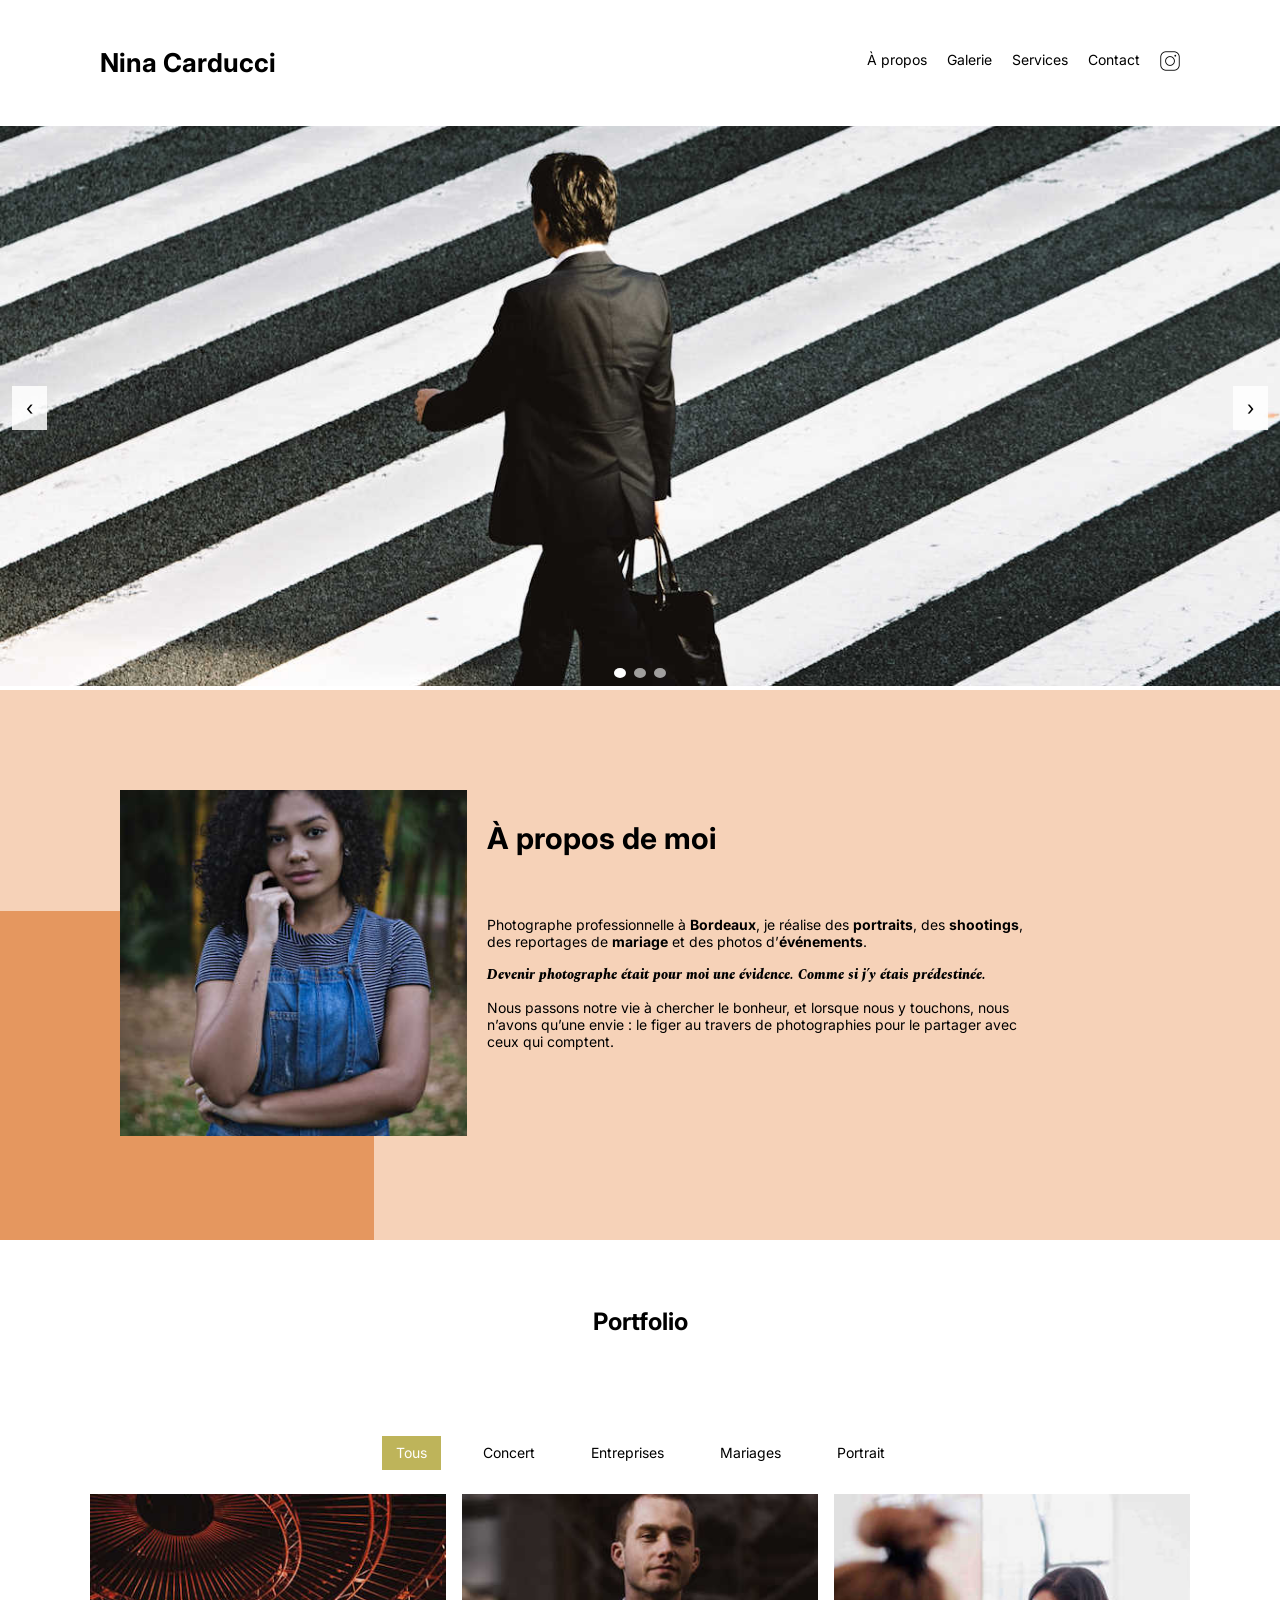
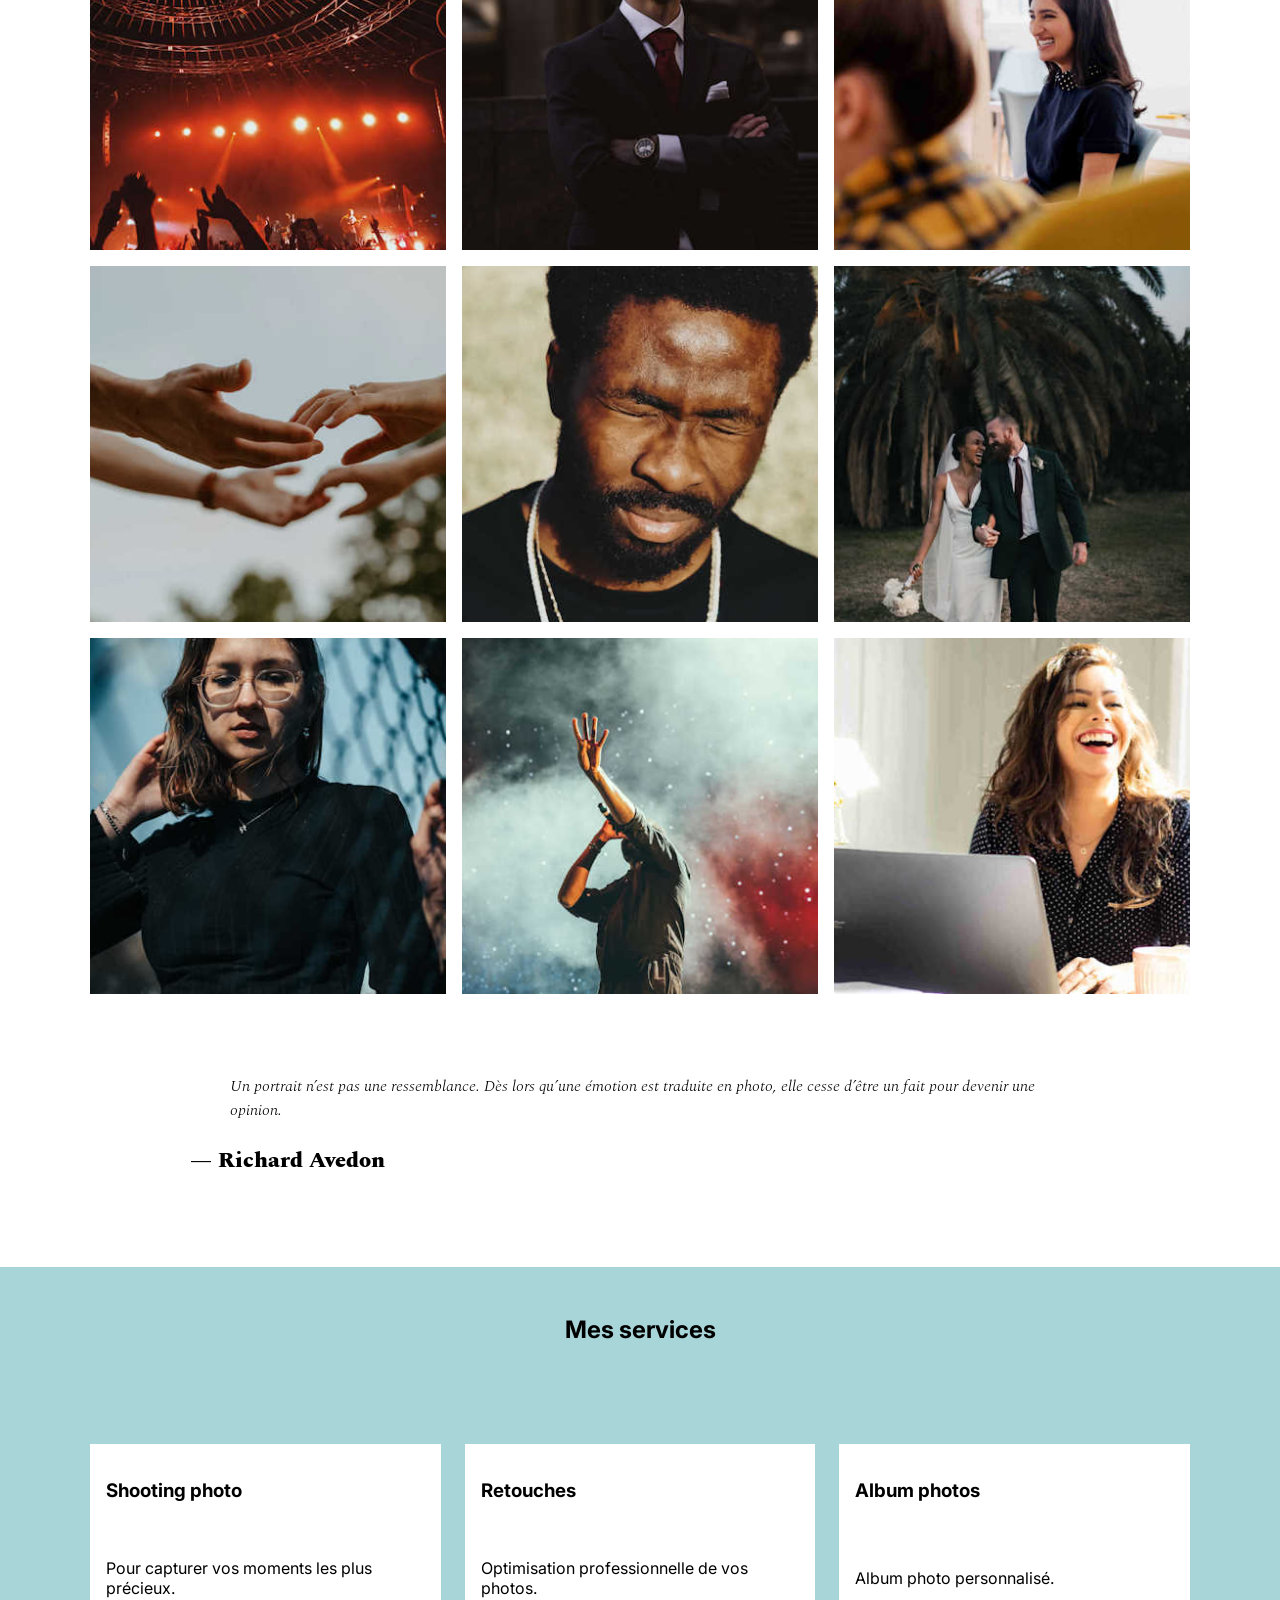
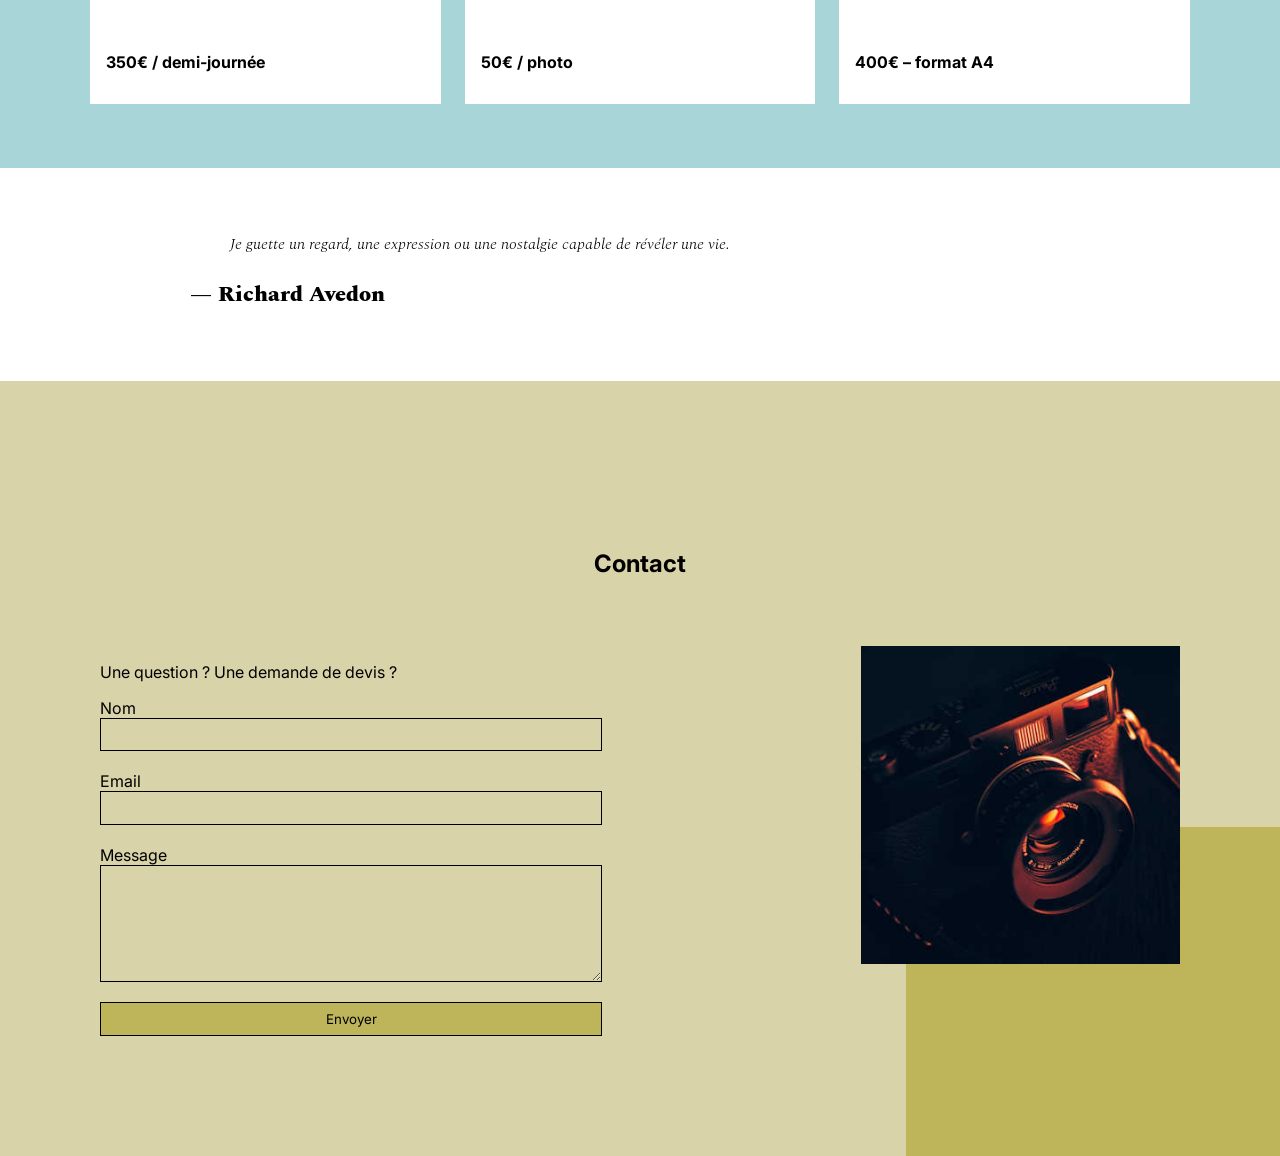
<file: index.html>
<!doctype html>
<html lang="fr">
  <head>
    <meta charset="UTF-8" />
    <title>Nina Carducci – Photographe professionnelle</title>
    <meta
      name="description"
      content="Nina Carducci, photographe professionnelle à Bordeaux. Portraits, mariages, événements et shootings artistiques. Découvrez son portfolio et ses prestations."
    />
    <meta name="viewport" content="width=device-width, initial-scale=1.0" />

    <link rel="preconnect" href="https://fonts.googleapis.com" />
    <link rel="preconnect" href="https://fonts.gstatic.com" crossorigin />
    <link
      rel="preload"
      as="style"
      href="https://fonts.googleapis.com/css2?family=Inter&family=Spectral:ital,wght@0,400;1,300;1,400;1,800&display=swap"
    />

    <link
      rel="stylesheet"
      media="print"
      href="https://fonts.googleapis.com/css2?family=Inter&family=Spectral:ital,wght@0,400;1,300;1,400;1,800&display=swap"
      onload="this.media = 'all'"
    />

    <noscript>
      <link
        rel="stylesheet"
        href="https://fonts.googleapis.com/css2?family=Inter&family=Spectral:ital,wght@0,400;1,300;1,400;1,800&display=swap"
      />
    </noscript>
    <link rel="preload" href="./assets/style.css" as="style" />
    <link
      rel="stylesheet"
      href="./assets/style.css"
      media="print"
      onload="this.media = 'all'"
    />
    <noscript><link rel="stylesheet" href="./assets/style.css" /></noscript>
    <script src="./assets/scripts.js" defer></script>
    <!-- RICH SNIPPET-->
    <script type="application/ld+json">
      {
        "@context": "https://schema.org",
        "@type": "ProfessionalService",
        "name": "Nina Carducci",
        "description": "Photographe professionnelle à Bordeaux spécialisée en portraits, mariages et événements.",
        "url": "https://senso787.github.io/Nina-Carducci/Nina-Carducci-Dev-master/",
        "image": "https://senso787.github.io/Nina-Carducci/Nina-Carducci-Dev-master/assets/images/nina.jpg",
        "priceRange": "€€",
        "address": {
          "@type": "PostalAddress",
          "addressLocality": "Bordeaux",
          "addressRegion": "Nouvelle-Aquitaine",
          "addressCountry": "FR"
        },
        "areaServed": {
          "@type": "AdministrativeArea",
          "name": "Bordeaux et environs"
        },
        "sameAs": ["https://www.instagram.com/ninacarducci.photo/?hl=fr"]
      }
    </script>

    <!-- Open Graph -->
    <meta property="og:type" content="website" />
    <meta
      property="og:title"
      content="Nina Carducci – Photographe professionnelle"
    />
    <meta
      property="og:description"
      content="Photographe professionnelle à Bordeaux spécialisée en portraits, mariages et événements. Découvrez son portfolio et ses prestations."
    />
    <meta
      property="og:url"
      content="https://senso787.github.io/Nina-Carducci/Nina-Carducci-Dev-master/"
    />
    <meta
      property="og:image"
      content="https://senso787.github.io/Nina-Carducci/Nina-Carducci-Dev-master/assets/images/nina.jpg"
    />
    <meta property="og:locale" content="fr_FR" />
    <meta property="og:site_name" content="Nina Carducci" />

    <!-- Twitter Card -->
    <meta name="twitter:card" content="summary_large_image" />
    <meta
      name="twitter:title"
      content="Nina Carducci – Photographe professionnelle"
    />
    <meta
      name="twitter:description"
      content="Photographe professionnelle à Bordeaux spécialisée en portraits, mariages et événements."
    />
    <meta
      name="twitter:image"
      content="https://senso787.github.io/Nina-Carducci/Nina-Carducci-Dev-master/assets/images/nina.jpg"
    />
  </head>

  <body>
    <!-- HEADER -->
    <header class="top-header">
      <h1 class="name">Nina Carducci</h1>

      <nav class="nav" aria-label="Navigation principale">
        <ul>
          <li><a href="#about">À propos</a></li>
          <li><a href="#gallery">Galerie</a></li>
          <li><a href="#services">Services</a></li>
          <li><a href="#contact">Contact</a></li>
          <li>
            <a
              class="social-link"
              href="https://www.instagram.com/ninacarducci.photo/?hl=fr"
              target="_blank"
              rel="noopener noreferrer"
              aria-label="Instagram Nina Carducci (nouvelle fenêtre)"
            >
              <img src="assets/images/instagram.png" alt="Logo Instagram" />
            </a>
          </li>
        </ul>
      </nav>
    </header>

    <!-- CAROUSEL -->
    <section id="header" aria-label="Photos en vedette">
      <div class="carousel" id="carousel">
        <img
          id="carousel-image"
          src="./assets/images/slider/ryoji-iwata.jpg"
          alt="Photo d'un homme marchant sur un passage piéton"
          fetchpriority="high"
        />

        <button
          class="carousel-btn prev"
          type="button"
          aria-label="Photo précédente"
        >
          ‹
        </button>
        <button
          class="carousel-btn next"
          type="button"
          aria-label="Photo suivante"
        >
          ›
        </button>

        <div class="carousel-dots" aria-label="Choisir une photo">
          <button
            class="dot active"
            type="button"
            data-index="0"
            aria-label="Photo 1"
          ></button>
          <button
            class="dot"
            type="button"
            data-index="1"
            aria-label="Photo 2"
          ></button>
          <button
            class="dot"
            type="button"
            data-index="2"
            aria-label="Photo 3"
          ></button>
        </div>
      </div>
    </section>

    <main>
      <!-- ABOUT -->
      <section id="about">
        <div class="picture left">
          <img
            src="./assets/images/nina.jpg"
            alt="Photo de Nina Carducci"
            loading="lazy"
          />
        </div>

        <div id="about-me">
          <h2 class="about-me__title">À propos de moi</h2>

          <p>
            Photographe professionnelle à <strong>Bordeaux</strong>, je réalise
            des <strong>portraits</strong>, des <strong>shootings</strong>, des
            reportages de <strong>mariage</strong> et des photos
            d’<strong>événements</strong>.
          </p>

          <p class="about-me__introduction">
            Devenir photographe était pour moi une évidence. Comme si j’y étais
            prédestinée.
          </p>

          <p>
            Nous passons notre vie à chercher le bonheur, et lorsque nous y
            touchons, nous n’avons qu’une envie : le figer au travers de
            photographies pour le partager avec ceux qui comptent.
          </p>
        </div>
      </section>

      <!-- GALLERY -->
      <section id="gallery">
        <h2 class="title">Portfolio</h2>

        <div class="container py-3">
          <div class="gallery is-hidden" aria-label="Galerie photos">
            <img
              data-gallery-tag="Concert"
              class="gallery-item"
              src="./assets/images/gallery/concerts/aaron-paul.jpg"
              alt="Concert d'Aaron Paul"
              loading="lazy"
            />

            <img
              data-gallery-tag="Entreprises"
              class="gallery-item"
              src="./assets/images/gallery/entreprise/ali-morshedlou.jpg"
              alt="Portrait d'Ali Morshedlou"
              loading="lazy"
            />

            <img
              data-gallery-tag="Entreprises"
              class="gallery-item"
              src="./assets/images/gallery/entreprise/jason-goodman.jpg"
              alt="Deux femmes souriantes en milieu professionnel"
              loading="lazy"
            />

            <img
              data-gallery-tag="Mariages"
              class="gallery-item"
              src="./assets/images/gallery/mariage/hannah-busing.jpg"
              alt="Deux mains se frôlant lors d’un mariage"
              loading="lazy"
            />

            <img
              data-gallery-tag="Portrait"
              class="gallery-item"
              src="./assets/images/gallery/portraits/ade-tunji.jpg"
              alt="Portrait d’Ade Tunji les yeux fermés"
              loading="lazy"
            />

            <img
              data-gallery-tag="Mariages"
              class="gallery-item"
              src="./assets/images/gallery/mariage/jakob.owens.jpg"
              alt="Couple de mariés devant un palmier"
              loading="lazy"
            />

            <img
              data-gallery-tag="Portrait"
              class="gallery-item"
              src="./assets/images/gallery/portraits/nino-van-prattenburg.jpg"
              alt="Portrait de Nino Van Prattenburg derrière un grillage"
              loading="lazy"
            />

            <img
              data-gallery-tag="Concert"
              class="gallery-item"
              src="./assets/images/gallery/concerts/austin-neil.jpg"
              alt="Concert d’Austin Neil"
              loading="lazy"
            />

            <img
              data-gallery-tag="Entreprises"
              class="gallery-item"
              src="./assets/images/gallery/entreprise/mateus-campos.jpg"
              alt="Femme souriante travaillant sur un ordinateur portable"
              loading="lazy"
            />
          </div>
        </div>

        <div class="quote">
          <blockquote>
            <p class="quote__text">
              Un portrait n’est pas une ressemblance. Dès lors qu’une émotion
              est traduite en photo, elle cesse d’être un fait pour devenir une
              opinion.
            </p>
          </blockquote>
          <p class="quote__author">— Richard Avedon</p>
        </div>
      </section>

      <!-- SERVICES -->
      <section id="services">
        <h2 class="title">Mes services</h2>

        <div class="container services-grid">
          <article class="service">
            <h3>Shooting photo</h3>
            <p>Pour capturer vos moments les plus précieux.</p>
            <p><strong>350€ / demi-journée</strong></p>
          </article>

          <article class="service">
            <h3>Retouches</h3>
            <p>Optimisation professionnelle de vos photos.</p>
            <p><strong>50€ / photo</strong></p>
          </article>

          <article class="service">
            <h3>Album photos</h3>
            <p>Album photo personnalisé.</p>
            <p><strong>400€ – format A4</strong></p>
          </article>
        </div>
      </section>

      <div class="quote">
        <blockquote>
          <p class="quote__text">
            Je guette un regard, une expression ou une nostalgie capable de
            révéler une vie.
          </p>
        </blockquote>
        <p class="quote__author">— Richard Avedon</p>
      </div>

      <!-- CONTACT -->
      <section id="contact">
        <h2 class="title">Contact</h2>

        <div class="container contact-grid">
          <div class="form-container">
            <p>Une question ? Une demande de devis ?</p>

            <form>
              <label for="nom">Nom</label>
              <input type="text" id="nom" />

              <label for="email">Email</label>
              <input type="email" id="email" />

              <label for="message">Message</label>
              <textarea id="message"></textarea>

              <input type="submit" value="Envoyer" />
            </form>
          </div>

          <div class="picture right">
            <img
              src="./assets/images/camera.jpg"
              alt="Appareil photo"
              loading="lazy"
            />
          </div>
        </div>
      </section>
    </main>

    <!-- LIGHTBOX -->
    <div id="lightbox" class="lightbox" aria-hidden="true">
      <div class="lightbox-content" role="dialog" aria-modal="true">
        <button class="lightbox-close" type="button" aria-label="Fermer">
          ×
        </button>
        <button
          class="lightbox-prev"
          type="button"
          aria-label="Photo précédente"
        >
          ‹
        </button>
        <img class="lightbox-image" alt="Photo agrandie" />
        <button class="lightbox-next" type="button" aria-label="Photo suivante">
          ›
        </button>
      </div>
    </div>
  </body>
</html>
</file>
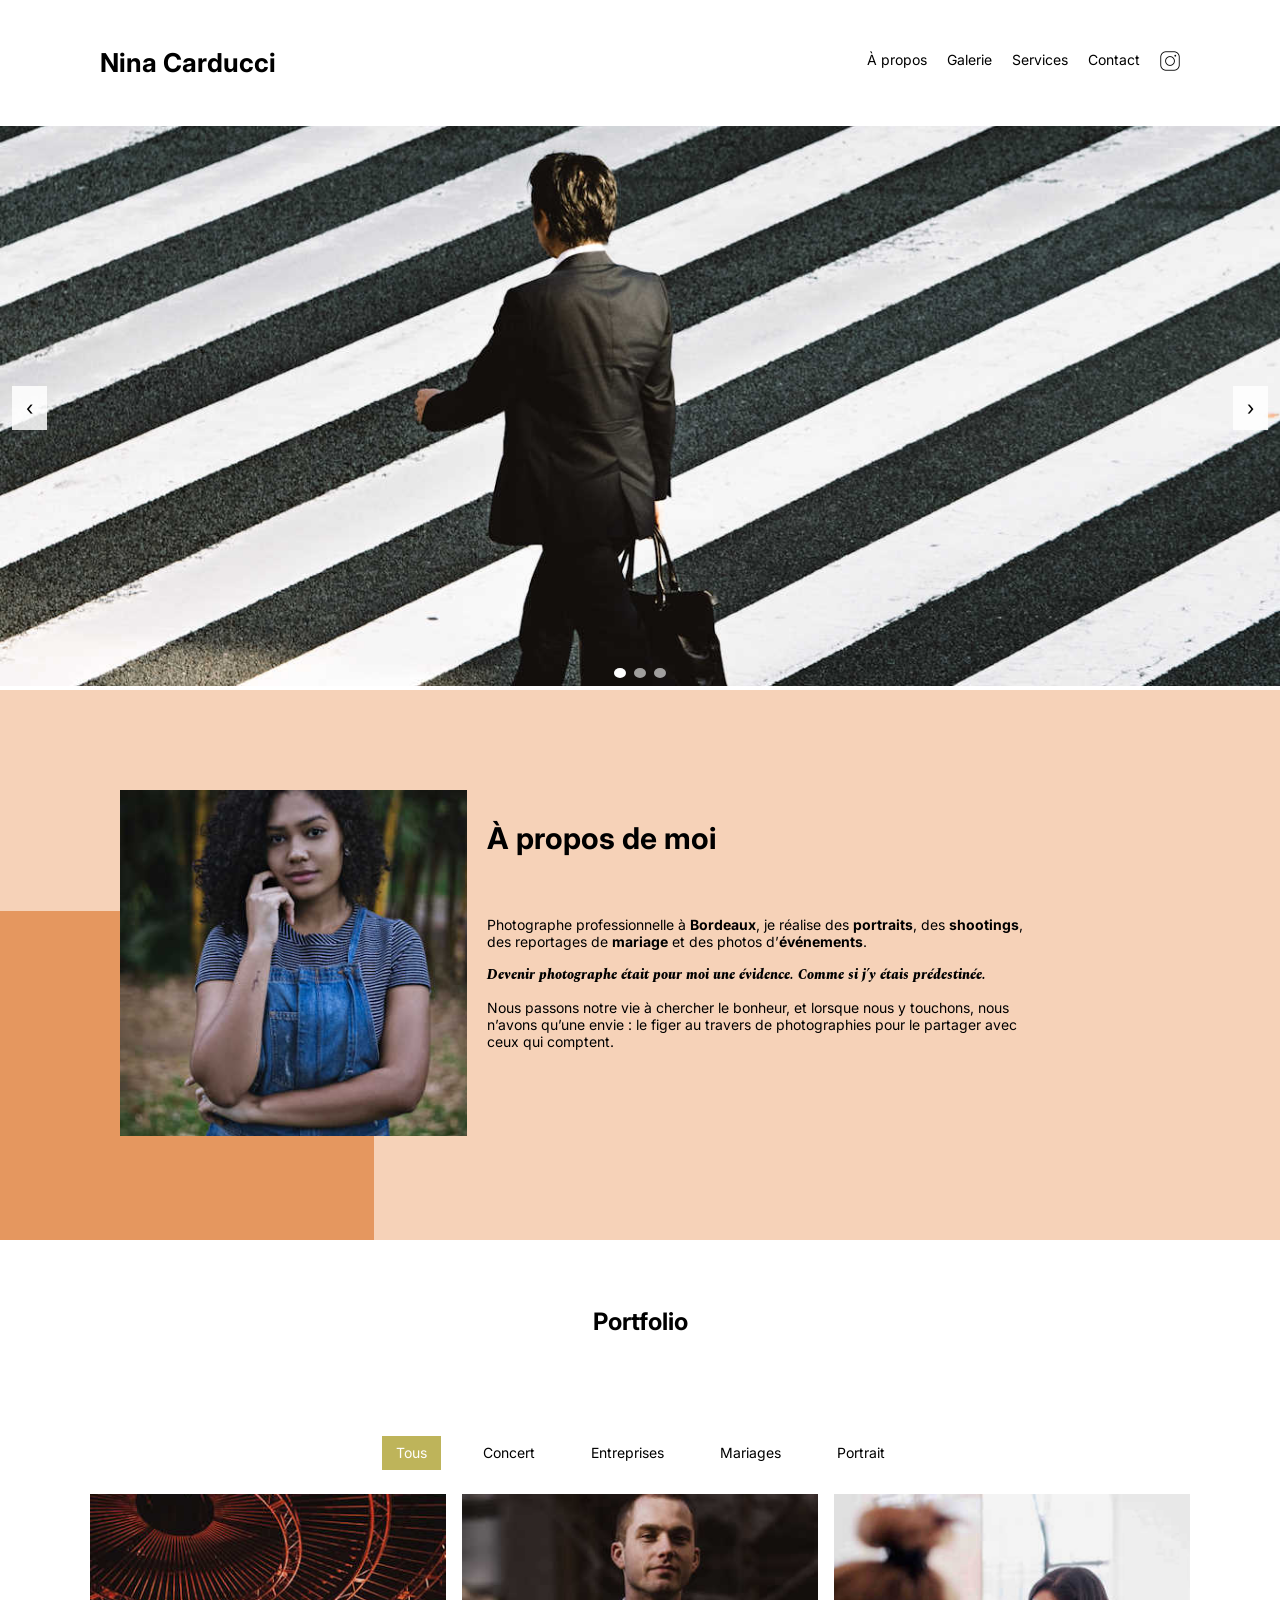
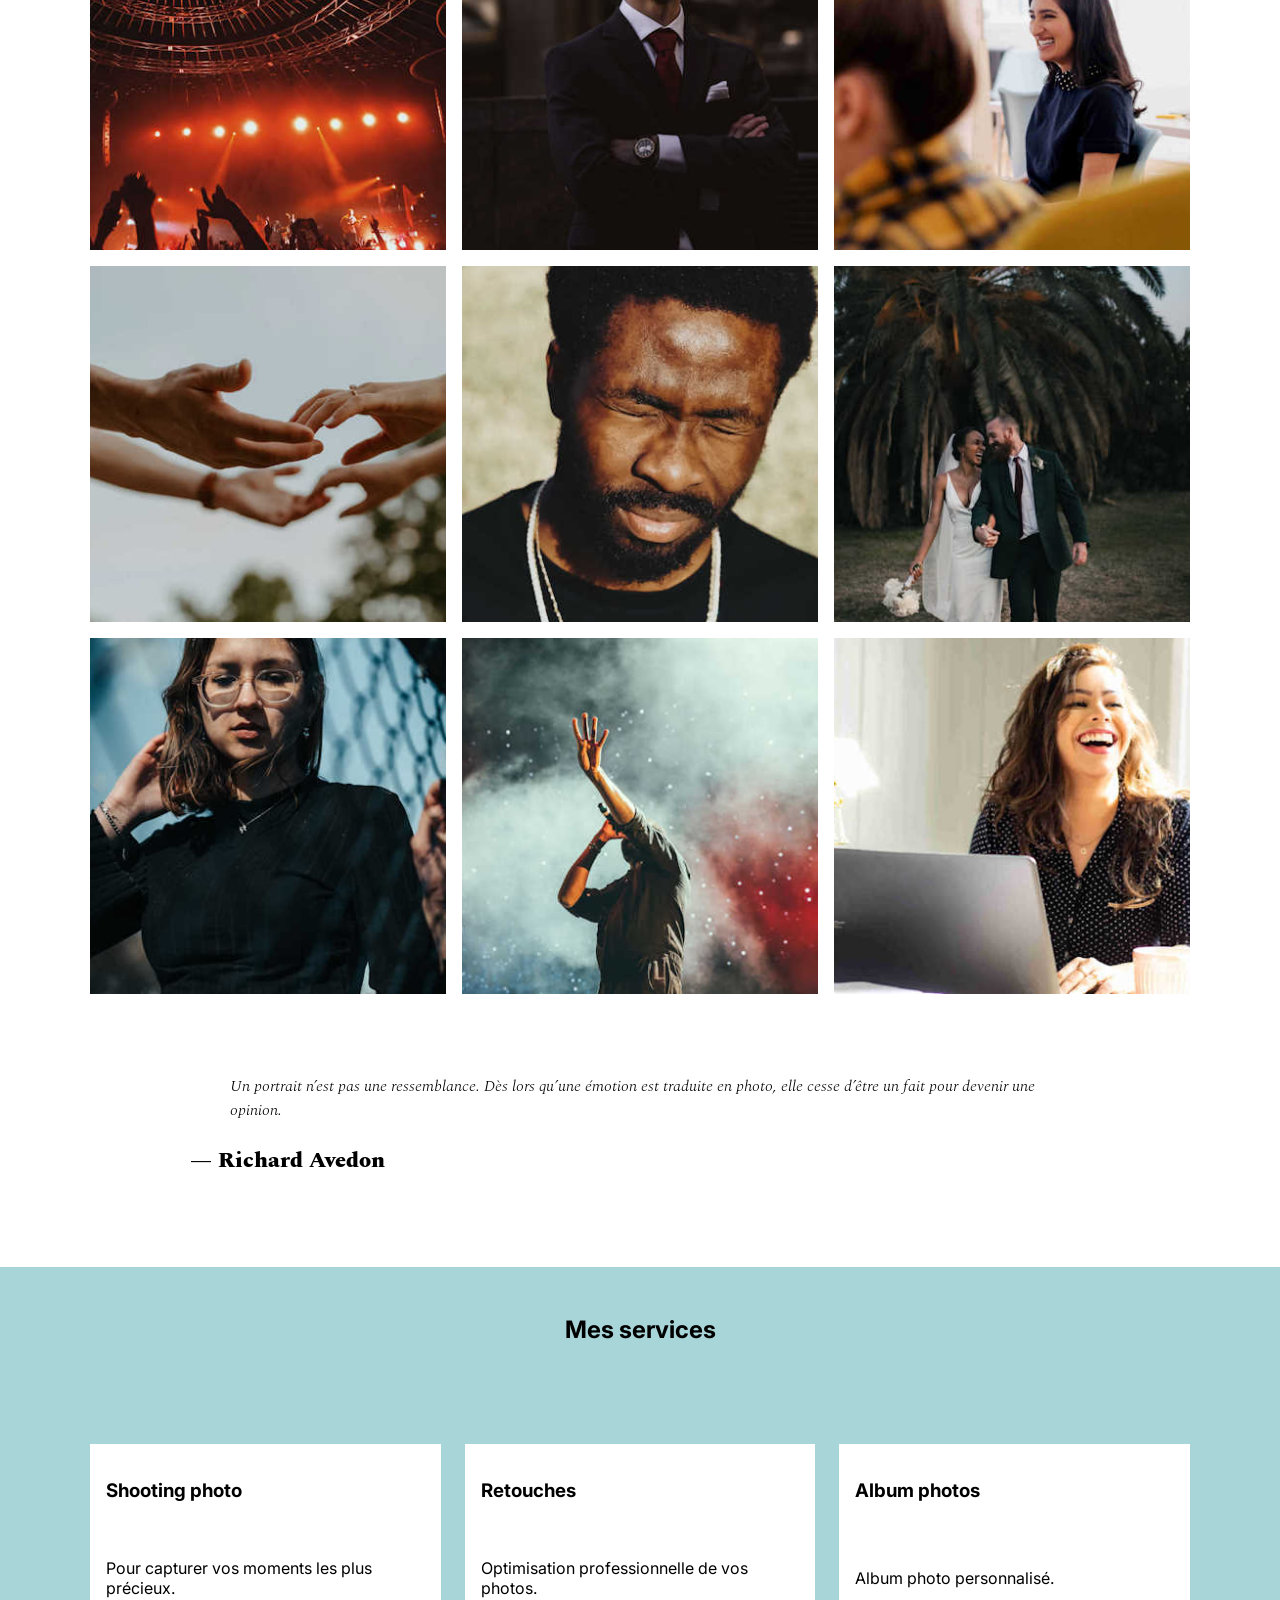
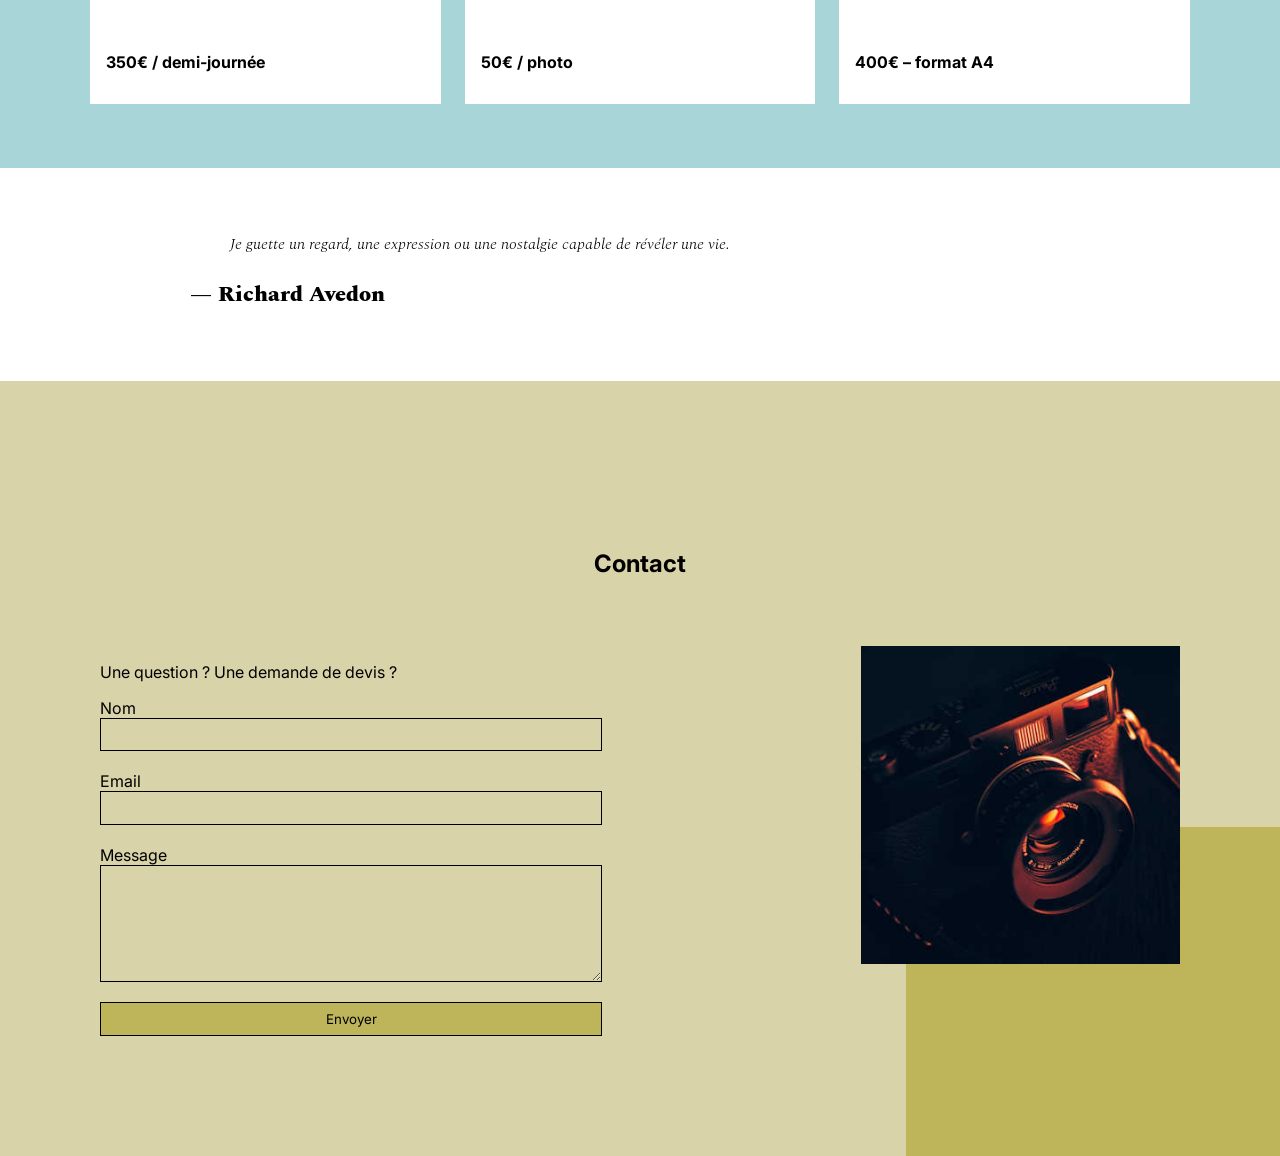
<file: Nina-Carducci-Dev-master/index.html>
<!doctype html>
<html lang="fr">
  <head>
    <meta charset="UTF-8" />
    <title>Nina Carducci – Photographe professionnelle</title>
    <meta
      name="description"
      content="Nina Carducci, photographe professionnelle à Bordeaux. Portraits, mariages, événements et shootings artistiques. Découvrez son portfolio et ses prestations."
    />
    <meta name="viewport" content="width=device-width, initial-scale=1.0" />

    <link rel="preconnect" href="https://fonts.googleapis.com" />
    <link rel="preconnect" href="https://fonts.gstatic.com" crossorigin />
    <link
      rel="preload"
      as="style"
      href="https://fonts.googleapis.com/css2?family=Inter&family=Spectral:ital,wght@0,400;1,300;1,400;1,800&display=swap"
    />

    <link
      rel="stylesheet"
      media="print"
      href="https://fonts.googleapis.com/css2?family=Inter&family=Spectral:ital,wght@0,400;1,300;1,400;1,800&display=swap"
      onload="this.media = 'all'"
    />

    <noscript>
      <link
        rel="stylesheet"
        href="https://fonts.googleapis.com/css2?family=Inter&family=Spectral:ital,wght@0,400;1,300;1,400;1,800&display=swap"
      />
    </noscript>
    <link rel="preload" href="./assets/style.css" as="style" />
    <link
      rel="stylesheet"
      href="./assets/style.css"
      media="print"
      onload="this.media = 'all'"
    />
    <noscript><link rel="stylesheet" href="./assets/style.css" /></noscript>
    <script src="./assets/scripts.js" defer></script>
    <!-- RICH SNIPPET-->
    <script type="application/ld+json">
            {
              "@context": "https://schema.org",
              "@type": "ProfessionalService",
              "name": "Nina Carducci",
              "description": "Photographe professionnelle à Bordeaux spécialisée en portraits, mariages et événements.",
              "url": "https://senso787.github.io/Nina-Carducci/Nina-Carducci-Dev-master/",
      "image": "https://senso787.github.io/Nina-Carducci/Nina-Carducci-Dev-master/assets/images/nina.jpg"
              "priceRange": "€€",
              "address": {
                "@type": "PostalAddress",
                "addressLocality": "Bordeaux",
                "addressRegion": "Nouvelle-Aquitaine",
                "addressCountry": "FR"
              },
              "areaServed": {
                "@type": "AdministrativeArea",
                "name": "Bordeaux et environs"
              },
              "sameAs": ["https://www.instagram.com/ninacarducci.photo/?hl=fr"]
            }
    </script>

    <!-- Open Graph -->
    <meta property="og:type" content="website" />
    <meta
      property="og:title"
      content="Nina Carducci – Photographe professionnelle"
    />
    <meta
      property="og:description"
      content="Photographe professionnelle à Bordeaux spécialisée en portraits, mariages et événements. Découvrez son portfolio et ses prestations."
    />
    <meta
      property="og:url"
      content="https://senso787.github.io/Nina-Carducci/Nina-Carducci-Dev-master/"
    />
    <meta
      property="og:image"
      content="https://senso787.github.io/Nina-Carducci/Nina-Carducci-Dev-master/assets/images/nina.jpg"
    />
    <meta property="og:locale" content="fr_FR" />
    <meta property="og:site_name" content="Nina Carducci" />

    <!-- Twitter Card -->
    <meta name="twitter:card" content="summary_large_image" />
    <meta
      name="twitter:title"
      content="Nina Carducci – Photographe professionnelle"
    />
    <meta
      name="twitter:description"
      content="Photographe professionnelle à Bordeaux spécialisée en portraits, mariages et événements."
    />
    <meta
      name="twitter:image"
      content="https://senso787.github.io/Nina-Carducci/Nina-Carducci-Dev-master/assets/images/nina.jpg"
    />
  </head>

  <body>
    <!-- HEADER -->
    <header class="top-header">
      <h1 class="name">Nina Carducci</h1>

      <nav class="nav" aria-label="Navigation principale">
        <ul>
          <li><a href="#about">À propos</a></li>
          <li><a href="#gallery">Galerie</a></li>
          <li><a href="#services">Services</a></li>
          <li><a href="#contact">Contact</a></li>
          <li>
            <a
              class="social-link"
              href="https://www.instagram.com/ninacarducci.photo/?hl=fr"
              target="_blank"
              rel="noopener noreferrer"
              aria-label="Instagram Nina Carducci (nouvelle fenêtre)"
            >
              <img src="assets/images/instagram.png" alt="Logo Instagram" />
            </a>
          </li>
        </ul>
      </nav>
    </header>

    <!-- CAROUSEL -->
    <section id="header" aria-label="Photos en vedette">
      <div class="carousel" id="carousel">
        <img
          id="carousel-image"
          src="./assets/images/slider/ryoji-iwata.jpg"
          alt="Photo d'un homme marchant sur un passage piéton"
          fetchpriority="high"
        />

        <button
          class="carousel-btn prev"
          type="button"
          aria-label="Photo précédente"
        >
          ‹
        </button>
        <button
          class="carousel-btn next"
          type="button"
          aria-label="Photo suivante"
        >
          ›
        </button>

        <div class="carousel-dots" aria-label="Choisir une photo">
          <button
            class="dot active"
            type="button"
            data-index="0"
            aria-label="Photo 1"
          ></button>
          <button
            class="dot"
            type="button"
            data-index="1"
            aria-label="Photo 2"
          ></button>
          <button
            class="dot"
            type="button"
            data-index="2"
            aria-label="Photo 3"
          ></button>
        </div>
      </div>
    </section>

    <main>
      <!-- ABOUT -->
      <section id="about">
        <div class="picture left">
          <img
            src="./assets/images/nina.jpg"
            alt="Photo de Nina Carducci"
            loading="lazy"
          />
        </div>

        <div id="about-me">
          <h2 class="about-me__title">À propos de moi</h2>

          <p>
            Photographe professionnelle à <strong>Bordeaux</strong>, je réalise
            des <strong>portraits</strong>, des <strong>shootings</strong>, des
            reportages de <strong>mariage</strong> et des photos
            d’<strong>événements</strong>.
          </p>

          <p class="about-me__introduction">
            Devenir photographe était pour moi une évidence. Comme si j’y étais
            prédestinée.
          </p>

          <p>
            Nous passons notre vie à chercher le bonheur, et lorsque nous y
            touchons, nous n’avons qu’une envie : le figer au travers de
            photographies pour le partager avec ceux qui comptent.
          </p>
        </div>
      </section>

      <!-- GALLERY -->
      <section id="gallery">
        <h2 class="title">Portfolio</h2>

        <div class="container py-3">
          <div class="gallery is-hidden" aria-label="Galerie photos">
            <img
              data-gallery-tag="Concert"
              class="gallery-item"
              src="./assets/images/gallery/concerts/aaron-paul.jpg"
              alt="Concert d'Aaron Paul"
              loading="lazy"
            />

            <img
              data-gallery-tag="Entreprises"
              class="gallery-item"
              src="./assets/images/gallery/entreprise/ali-morshedlou.jpg"
              alt="Portrait d'Ali Morshedlou"
              loading="lazy"
            />

            <img
              data-gallery-tag="Entreprises"
              class="gallery-item"
              src="./assets/images/gallery/entreprise/jason-goodman.jpg"
              alt="Deux femmes souriantes en milieu professionnel"
              loading="lazy"
            />

            <img
              data-gallery-tag="Mariages"
              class="gallery-item"
              src="./assets/images/gallery/mariage/hannah-busing.jpg"
              alt="Deux mains se frôlant lors d’un mariage"
              loading="lazy"
            />

            <img
              data-gallery-tag="Portrait"
              class="gallery-item"
              src="./assets/images/gallery/portraits/ade-tunji.jpg"
              alt="Portrait d’Ade Tunji les yeux fermés"
              loading="lazy"
            />

            <img
              data-gallery-tag="Mariages"
              class="gallery-item"
              src="./assets/images/gallery/mariage/jakob.owens.jpg"
              alt="Couple de mariés devant un palmier"
              loading="lazy"
            />

            <img
              data-gallery-tag="Portrait"
              class="gallery-item"
              src="./assets/images/gallery/portraits/nino-van-prattenburg.jpg"
              alt="Portrait de Nino Van Prattenburg derrière un grillage"
              loading="lazy"
            />

            <img
              data-gallery-tag="Concert"
              class="gallery-item"
              src="./assets/images/gallery/concerts/austin-neil.jpg"
              alt="Concert d’Austin Neil"
              loading="lazy"
            />

            <img
              data-gallery-tag="Entreprises"
              class="gallery-item"
              src="./assets/images/gallery/entreprise/mateus-campos.jpg"
              alt="Femme souriante travaillant sur un ordinateur portable"
              loading="lazy"
            />
          </div>
        </div>

        <div class="quote">
          <blockquote>
            <p class="quote__text">
              Un portrait n’est pas une ressemblance. Dès lors qu’une émotion
              est traduite en photo, elle cesse d’être un fait pour devenir une
              opinion.
            </p>
          </blockquote>
          <p class="quote__author">— Richard Avedon</p>
        </div>
      </section>

      <!-- SERVICES -->
      <section id="services">
        <h2 class="title">Mes services</h2>

        <div class="container services-grid">
          <article class="service">
            <h3>Shooting photo</h3>
            <p>Pour capturer vos moments les plus précieux.</p>
            <p><strong>350€ / demi-journée</strong></p>
          </article>

          <article class="service">
            <h3>Retouches</h3>
            <p>Optimisation professionnelle de vos photos.</p>
            <p><strong>50€ / photo</strong></p>
          </article>

          <article class="service">
            <h3>Album photos</h3>
            <p>Album photo personnalisé.</p>
            <p><strong>400€ – format A4</strong></p>
          </article>
        </div>
      </section>

      <div class="quote">
        <blockquote>
          <p class="quote__text">
            Je guette un regard, une expression ou une nostalgie capable de
            révéler une vie.
          </p>
        </blockquote>
        <p class="quote__author">— Richard Avedon</p>
      </div>

      <!-- CONTACT -->
      <section id="contact">
        <h2 class="title">Contact</h2>

        <div class="container contact-grid">
          <div class="form-container">
            <p>Une question ? Une demande de devis ?</p>

            <form>
              <label for="nom">Nom</label>
              <input type="text" id="nom" />

              <label for="email">Email</label>
              <input type="email" id="email" />

              <label for="message">Message</label>
              <textarea id="message"></textarea>

              <input type="submit" value="Envoyer" />
            </form>
          </div>

          <div class="picture right">
            <img
              src="./assets/images/camera.jpg"
              alt="Appareil photo"
              loading="lazy"
            />
          </div>
        </div>
      </section>
    </main>

    <!-- LIGHTBOX -->
    <div id="lightbox" class="lightbox" aria-hidden="true">
      <div class="lightbox-content" role="dialog" aria-modal="true">
        <button class="lightbox-close" type="button" aria-label="Fermer">
          ×
        </button>
        <button
          class="lightbox-prev"
          type="button"
          aria-label="Photo précédente"
        >
          ‹
        </button>
        <img class="lightbox-image" alt="Photo agrandie" />
        <button class="lightbox-next" type="button" aria-label="Photo suivante">
          ›
        </button>
      </div>
    </div>
  </body>
</html>
</file>
<file: assets/style.css>
body {
  max-width: 1920px;
  margin: auto;
}
* {
  font-family: "Inter";
  font-style: normal;
  box-sizing: border-box;
}

:root {
  --accent: #beb45a;
  --about: #f6d2b8;
  --services: #a8d5d8;
  --contact: #d8d3a8;
  --shadow-left: #e5975f;
}

/* Helpers */
.container {
  width: min(1100px, 92vw);
  margin: 0 auto;
}
.py-3 {
  padding: 1rem 0;
}
.is-hidden {
  display: none;
}

/* Header */
.top-header {
  background-color: white;
  position: sticky;
  top: 0;
  z-index: 1000;
  display: flex;
  justify-content: space-between;
  align-items: center;
  padding: 30px 100px;
}
.top-header .name {
  font-size: 26px;
}
.nav ul {
  display: flex;
  gap: 20px;
  list-style-type: none;
  font-size: 14px;
  margin: 0;
  padding: 0;
}
.nav a {
  text-decoration: none;
  color: #000;
}
.social-link img {
  width: 20px;
}

/* Carousel simple */
.carousel {
  position: relative;
}
.carousel img {
  width: 100%;
  height: min(70vh, 560px);
  object-fit: cover;
}
.carousel-btn,
.lightbox-prev,
.lightbox-next {
  position: absolute;
  top: 50%;
  transform: translateY(-50%);
  border: none;
  background: rgba(255, 255, 255, 0.85);
  cursor: pointer;
  padding: 10px 14px;
}
.carousel-btn {
  font-size: 20px;
}
.carousel-btn.prev {
  left: 12px;
}
.carousel-btn.next {
  right: 12px;
}
.carousel-dots {
  position: absolute;
  bottom: 12px;
  left: 50%;
  transform: translateX(-50%);
  display: flex;
  gap: 8px;
}
.dot {
  width: 10px;
  height: 10px;
  border-radius: 50%;
  border: none;
  cursor: pointer;
  background: rgba(255, 255, 255, 0.6);
}
.dot.active {
  background: rgba(255, 255, 255, 1);
}

/* About */
#about {
  display: flex;
  background-color: var(--about);
  padding: 100px;
  position: relative;
}
.picture {
  flex: 1;
  margin: 0 20px;
  z-index: 0;
}
.picture img {
  width: 100%;
}
.picture.left::before,
.picture.right::before {
  content: " ";
  width: 374px;
  height: 329px;
  position: absolute;
  bottom: 0;
  z-index: -1;
}
.picture.left::before {
  left: 0;
  background-color: var(--shadow-left);
}
.picture.right::before {
  right: 0;
  background-color: var(--accent);
}
#about-me {
  flex: 2;
}
.about-me__title {
  margin: 1em 0 60px;
  font-size: 30px;
}
.about-me__introduction {
  font-family: "Spectral";
  font-weight: 800;
  font-style: italic;
  width: 60%;
}
#about-me p {
  width: 80%;
  font-size: 14px;
}

/* Gallery */
.title {
  text-align: center;
  padding-block: 2em;
}
.tags-bar {
  display: flex;
  justify-content: center;
  align-items: center;
  flex-wrap: wrap;
  gap: 28px;
  margin: 16px 0 24px;
  padding: 0;
  list-style: none;
}
.tags-bar .nav-link {
  border: none;
  background: transparent;
  padding: 10px 14px;
  cursor: pointer;
  user-select: none;
  font-size: 14px;
  line-height: 1;
  color: #000;
}
.tags-bar .nav-link.active-tag {
  background: var(--accent);
  color: #fff;
}
.gallery-items-row {
  display: grid;
  grid-template-columns: repeat(3, 1fr);
  gap: 16px;
}
.item-column {
  position: relative;
}
.item-column::after {
  content: "";
  display: block;
  padding-bottom: 100%;
}
.gallery-item {
  position: absolute;
  inset: 0;
  width: 100%;
  height: 100%;
  object-fit: cover;
}

/* Quote */
.quote {
  width: min(900px, 92vw);
  margin: auto;
  padding-block: 3em;
  font-family: "Spectral";
  font-style: italic;
}
.quote__text {
  font-family: Spectral;
  font-style: italic;
  font-weight: 300;
}
.quote__author {
  font-family: Spectral;
  font-weight: 800;
  font-size: 22px;
}

/* Services */
#services {
  background-color: var(--services);
  padding-bottom: 2em;
}
.services-grid {
  display: grid;
  gap: 24px;
  grid-template-columns: repeat(3, 1fr);
  padding: 2em 0;
}
.service {
  background-color: white;
  padding: 1em;
  min-height: 260px;
  display: flex;
  flex-direction: column;
  justify-content: space-between;
}

/* Contact */
#contact {
  background-color: var(--contact);
  position: relative;
  padding: 100px;
}
.contact-grid {
  display: grid;
  grid-template-columns: 2fr 1fr;
  gap: 24px;
  align-items: start;
}
form {
  display: flex;
  flex-direction: column;
  width: 70%;
  align-items: flex-start;
}
form input,
form textarea {
  width: 100%;
  background-color: transparent;
  border: solid 1px;
  margin-bottom: 20px;
}
form input {
  height: 2.5em;
}
form textarea {
  height: 7em;
  line-height: 1.4;
  font-size: 1.05em;
}
input[type="submit"] {
  background-color: var(--accent);
  padding: 0.5em 1em;
  cursor: pointer;
}

/* Lightbox */
.lightbox {
  position: fixed;
  inset: 0;
  display: none;
  align-items: center;
  justify-content: center;
  background: rgba(0, 0, 0, 0.75);
  z-index: 9999;
  padding: 16px;
}
.lightbox.open {
  display: flex;
}
.lightbox-content {
  position: relative;
  background: #fff;
  border-radius: 8px;
  padding: 12px;
  width: min(900px, 94vw);
  display: flex;
  align-items: center;
  justify-content: center;
}
.lightbox-image {
  max-width: 100%;
  max-height: 80vh;
}
.lightbox-close {
  position: absolute;
  top: 6px;
  right: 10px;
  border: none;
  background: transparent;
  font-size: 28px;
  cursor: pointer;
}
.lightbox-prev {
  left: 10px;
  font-size: 22px;
}
.lightbox-next {
  right: 10px;
  font-size: 22px;
}

/* Responsive */
@media all and (max-width: 1180px) {
  #about,
  #contact {
    padding: 2em;
  }
  .about-me__introduction,
  #about-me p {
    width: 100%;
  }
}
@media all and (max-width: 1000px) {
  #about {
    flex-direction: column;
    align-items: center;
  }
  .picture {
    width: 60%;
  }
  .services-grid,
  .contact-grid {
    grid-template-columns: 1fr;
  }
  form {
    width: 100%;
  }
  .gallery-items-row {
    grid-template-columns: repeat(2, 1fr);
  }
}
@media all and (max-width: 650px) {
  .top-header {
    flex-direction: column;
    padding-inline: 0;
  }
  .nav ul {
    width: 100%;
    justify-content: space-around;
  }
  .gallery-items-row {
    grid-template-columns: 1fr;
  }
  .picture {
    width: 80%;
  }
}
</file>
<file: Nina-Carducci-Dev-master/assets/style.css>
body {
  max-width: 1920px;
  margin: auto;
}
* {
  font-family: "Inter";
  font-style: normal;
  box-sizing: border-box;
}

:root {
  --accent: #beb45a;
  --about: #f6d2b8;
  --services: #a8d5d8;
  --contact: #d8d3a8;
  --shadow-left: #e5975f;
}

/* Helpers */
.container {
  width: min(1100px, 92vw);
  margin: 0 auto;
}
.py-3 {
  padding: 1rem 0;
}
.is-hidden {
  display: none;
}

/* Header */
.top-header {
  background-color: white;
  position: sticky;
  top: 0;
  z-index: 1000;
  display: flex;
  justify-content: space-between;
  align-items: center;
  padding: 30px 100px;
}
.top-header .name {
  font-size: 26px;
}
.nav ul {
  display: flex;
  gap: 20px;
  list-style-type: none;
  font-size: 14px;
  margin: 0;
  padding: 0;
}
.nav a {
  text-decoration: none;
  color: #000;
}
.social-link img {
  width: 20px;
}

/* Carousel simple */
.carousel {
  position: relative;
}
.carousel img {
  width: 100%;
  height: min(70vh, 560px);
  object-fit: cover;
}
.carousel-btn,
.lightbox-prev,
.lightbox-next {
  position: absolute;
  top: 50%;
  transform: translateY(-50%);
  border: none;
  background: rgba(255, 255, 255, 0.85);
  cursor: pointer;
  padding: 10px 14px;
}
.carousel-btn {
  font-size: 20px;
}
.carousel-btn.prev {
  left: 12px;
}
.carousel-btn.next {
  right: 12px;
}
.carousel-dots {
  position: absolute;
  bottom: 12px;
  left: 50%;
  transform: translateX(-50%);
  display: flex;
  gap: 8px;
}
.dot {
  width: 10px;
  height: 10px;
  border-radius: 50%;
  border: none;
  cursor: pointer;
  background: rgba(255, 255, 255, 0.6);
}
.dot.active {
  background: rgba(255, 255, 255, 1);
}

/* About */
#about {
  display: flex;
  background-color: var(--about);
  padding: 100px;
  position: relative;
}
.picture {
  flex: 1;
  margin: 0 20px;
  z-index: 0;
}
.picture img {
  width: 100%;
}
.picture.left::before,
.picture.right::before {
  content: " ";
  width: 374px;
  height: 329px;
  position: absolute;
  bottom: 0;
  z-index: -1;
}
.picture.left::before {
  left: 0;
  background-color: var(--shadow-left);
}
.picture.right::before {
  right: 0;
  background-color: var(--accent);
}
#about-me {
  flex: 2;
}
.about-me__title {
  margin: 1em 0 60px;
  font-size: 30px;
}
.about-me__introduction {
  font-family: "Spectral";
  font-weight: 800;
  font-style: italic;
  width: 60%;
}
#about-me p {
  width: 80%;
  font-size: 14px;
}

/* Gallery */
.title {
  text-align: center;
  padding-block: 2em;
}
.tags-bar {
  display: flex;
  justify-content: center;
  align-items: center;
  flex-wrap: wrap;
  gap: 28px;
  margin: 16px 0 24px;
  padding: 0;
  list-style: none;
}
.tags-bar .nav-link {
  border: none;
  background: transparent;
  padding: 10px 14px;
  cursor: pointer;
  user-select: none;
  font-size: 14px;
  line-height: 1;
  color: #000;
}
.tags-bar .nav-link.active-tag {
  background: var(--accent);
  color: #fff;
}
.gallery-items-row {
  display: grid;
  grid-template-columns: repeat(3, 1fr);
  gap: 16px;
}
.item-column {
  position: relative;
}
.item-column::after {
  content: "";
  display: block;
  padding-bottom: 100%;
}
.gallery-item {
  position: absolute;
  inset: 0;
  width: 100%;
  height: 100%;
  object-fit: cover;
}

/* Quote */
.quote {
  width: min(900px, 92vw);
  margin: auto;
  padding-block: 3em;
  font-family: "Spectral";
  font-style: italic;
}
.quote__text {
  font-family: Spectral;
  font-style: italic;
  font-weight: 300;
}
.quote__author {
  font-family: Spectral;
  font-weight: 800;
  font-size: 22px;
}

/* Services */
#services {
  background-color: var(--services);
  padding-bottom: 2em;
}
.services-grid {
  display: grid;
  gap: 24px;
  grid-template-columns: repeat(3, 1fr);
  padding: 2em 0;
}
.service {
  background-color: white;
  padding: 1em;
  min-height: 260px;
  display: flex;
  flex-direction: column;
  justify-content: space-between;
}

/* Contact */
#contact {
  background-color: var(--contact);
  position: relative;
  padding: 100px;
}
.contact-grid {
  display: grid;
  grid-template-columns: 2fr 1fr;
  gap: 24px;
  align-items: start;
}
form {
  display: flex;
  flex-direction: column;
  width: 70%;
  align-items: flex-start;
}
form input,
form textarea {
  width: 100%;
  background-color: transparent;
  border: solid 1px;
  margin-bottom: 20px;
}
form input {
  height: 2.5em;
}
form textarea {
  height: 7em;
  line-height: 1.4;
  font-size: 1.05em;
}
input[type="submit"] {
  background-color: var(--accent);
  padding: 0.5em 1em;
  cursor: pointer;
}

/* Lightbox */
.lightbox {
  position: fixed;
  inset: 0;
  display: none;
  align-items: center;
  justify-content: center;
  background: rgba(0, 0, 0, 0.75);
  z-index: 9999;
  padding: 16px;
}
.lightbox.open {
  display: flex;
}
.lightbox-content {
  position: relative;
  background: #fff;
  border-radius: 8px;
  padding: 12px;
  width: min(900px, 94vw);
  display: flex;
  align-items: center;
  justify-content: center;
}
.lightbox-image {
  max-width: 100%;
  max-height: 80vh;
}
.lightbox-close {
  position: absolute;
  top: 6px;
  right: 10px;
  border: none;
  background: transparent;
  font-size: 28px;
  cursor: pointer;
}
.lightbox-prev {
  left: 10px;
  font-size: 22px;
}
.lightbox-next {
  right: 10px;
  font-size: 22px;
}

/* Responsive */
@media all and (max-width: 1180px) {
  #about,
  #contact {
    padding: 2em;
  }
  .about-me__introduction,
  #about-me p {
    width: 100%;
  }
}
@media all and (max-width: 1000px) {
  #about {
    flex-direction: column;
    align-items: center;
  }
  .picture {
    width: 60%;
  }
  .services-grid,
  .contact-grid {
    grid-template-columns: 1fr;
  }
  form {
    width: 100%;
  }
  .gallery-items-row {
    grid-template-columns: repeat(2, 1fr);
  }
}
@media all and (max-width: 650px) {
  .top-header {
    flex-direction: column;
    padding-inline: 0;
  }
  .nav ul {
    width: 100%;
    justify-content: space-around;
  }
  .gallery-items-row {
    grid-template-columns: 1fr;
  }
  .picture {
    width: 80%;
  }
}
</file>
